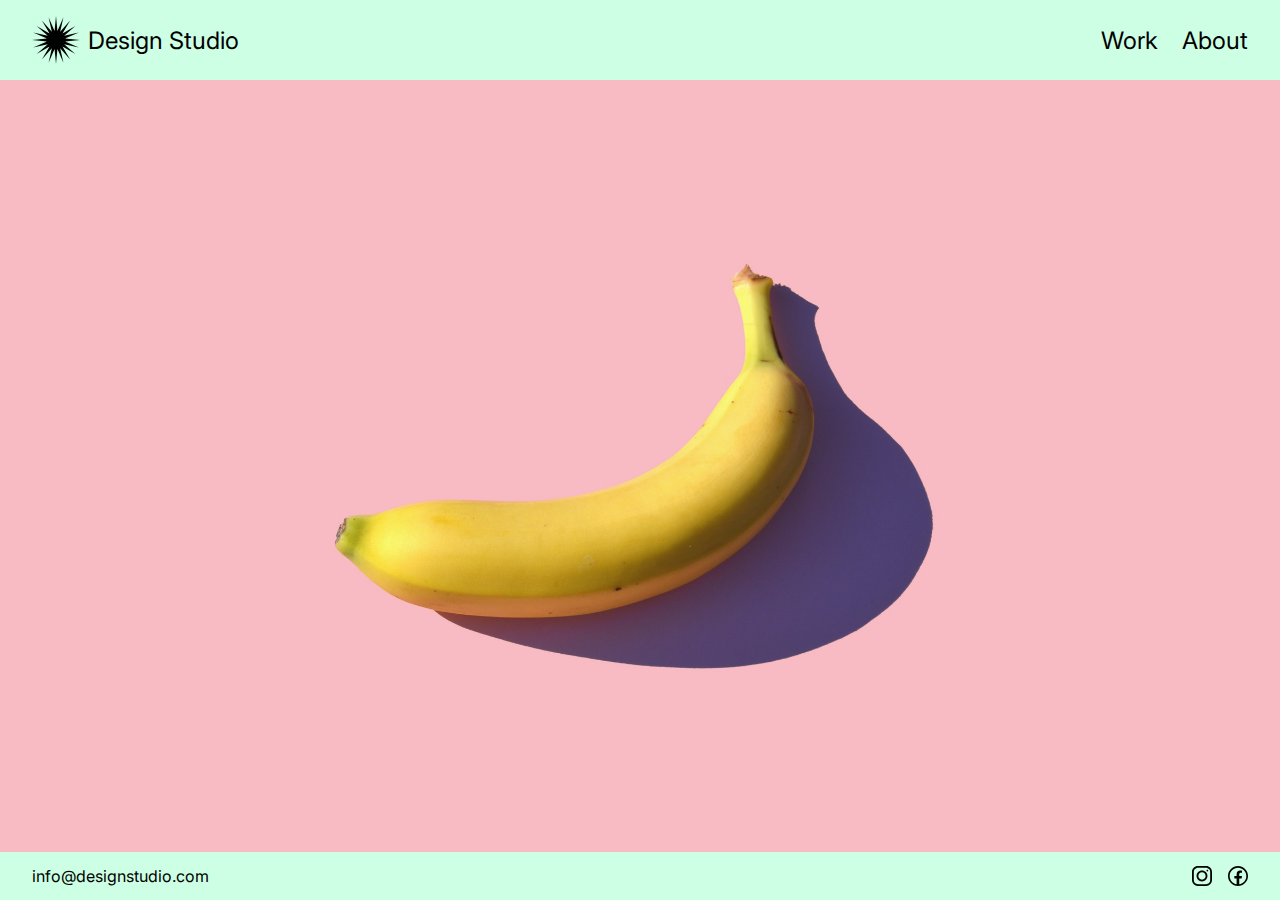
<file: index.html>
<!DOCTYPE html>
<html lang="en">
  <head>
    <link rel="preconnect" href="https://fonts.googleapis.com" />
    <link rel="preconnect" href="https://fonts.gstatic.com" crossorigin />
    <meta charset="UTF-8" />
    <meta name="viewport" content="width=device-width, initial-scale=1.0" />
    <title>Design Studio</title>
    <link
      href="https://fonts.googleapis.com/css2?family=Inter&display=swap"
      rel="stylesheet"
    />
    <link rel="stylesheet" href="css/styles.css" />
  </head>
  <body>
    <header>
      <div class="logo"><img src="img/star.svg" alt="star" />Design Studio</div>
      <nav>
        <ul>
          <li><a href="work.html">Work</a></li>
          <li><a href="about.html">About</a></li>
        </ul>
      </nav>
    </header>
    <main class="home"></main>
    <footer>
      <div>
        <a href="mailto:info@designstudio.com">info@designstudio.com</a>
      </div>
      <nav>
        <ul>
          <li>
            <a href="#" target="_blank">
              <img src="img/instagram.svg" alt="instagram" />
            </a>
          </li>
          <li>
            <a href="#" target="_blank">
              <img src="img/facebook.svg" alt="facebook" />
            </a>
          </li>
        </ul>
      </nav>
    </footer>
  </body>
</html>
</file>
<file: css/styles.css>
* {
  margin: 0;
  padding: 0;
  box-sizing: border-box;
  font-size: 100%;
  font-weight: 400;
}

:root {
  --primary-color: #000;
  --secondary-color: #ccffe3;
}

body {
  font-family: "Inter", sans-serif;
  font-optical-sizing: auto;
}

a {
  color: inherit;
  text-decoration: none;
}

/* ============ Grid ============ */
.container-fluid {
  padding-left: 2rem;
  padding-right: 2rem;
}

.row {
  --bs-gutter-x: 1rem;
}

/* ============ Header ============ */

header {
  position: fixed;
  width: 100%;
  top: 0;
  left: 0;
  display: flex;
  justify-content: space-between;
  align-items: center;
  background-color: var(--secondary-color);
  height: 5rem;
  padding: 0 2rem;
  font-size: 1.5rem;
}

header .logo {
  display: flex;
  align-items: center;
}

header .logo img {
  display: inline-block;
  margin-right: 0.5rem;
  width: 3rem;
  height: 3rem;
}

header nav ul {
  display: flex;
  list-style: none;
}

header nav ul li {
  margin-left: 1.5rem;
}

header nav ul li a {
  transition: border 0.1s;
}

header nav ul li a:hover {
  border-bottom: 2px solid var(--primary-color);
}

/* ============ Main ============ */
main {
  margin-top: 5rem;
  min-height: calc(100vh - 8rem);
}

main.home {
  background-image: url("../img/banana-mike-dorner.jpg");
  background-size: cover;
  background-position: center;
}

main.work {
  padding-top: 2rem;
}

main.about {
  padding: 2rem 0;
}

main.single {
  padding: 2rem 0;
}

/* ============ Work * Card ============ */

.work .card {
  margin-bottom: 2rem;
}

.work .card:hover .card-image {
  box-shadow: 0.3rem 0.3rem 0.3rem var(--secondary-color);
}

.work .card-image {
  width: 100%;
  padding-bottom: 60%;
  background-image: url("../img/lemon-mike-dorner.jpg");
  background-size: cover;
  background-position: center;
  margin-bottom: 1.5rem;
  transition: box-shadow 0.3s;
}

.work .card-title {
  font-size: 2.5rem;
  line-height: 1.3;
  margin-bottom: 0.5rem;
}

.work .card-text {
  font-size: 1.25rem;
  line-height: 1.4;
}

/* ============ About ============ */

.about section + section {
  border-top: 1px solid var(--primary-color);
  margin-top: 2rem;
  padding-top: 2rem;
}

.about-text,
.about-subtitle {
  font-size: 2.5rem;
}

.about-list {
  list-style: none;
  font-size: 1.25rem;
  line-height: 1.4;
}

.about-list + .about-list {
  margin-top: 1.25rem;
}

.about-form input {
  display: block;
  width: 100%;
  border: 1px solid var(--primary-color);
  height: 4rem;
  padding: 1rem;
  margin-bottom: 1rem;
  font-family: "Inter", sans-serif;
  font-size: 1.25rem;
  border-radius: 0.5rem;
}

.about-form textarea {
  width: 100%;
  border: 1px solid var(--primary-color);
  height: 12rem;
  padding: 1rem;
  font-family: "Inter", sans-serif;
  margin-bottom: 1rem;
  font-size: 1.25rem;
  border-radius: 0.5rem;
}

.about-form input[type="submit"] {
  background-color: transparent;
  border-radius: 4rem;
  margin-bottom: 0;
}

.about-map {
  height: 100%;
}

.about-map iframe {
  width: 100%;
  height: 100%;
  filter: grayscale(1);
}

/* ============ Single ============ */

.single-info {
  position: sticky;
  top: 7rem;
}

.single-title {
  font-size: 2.5rem;
  line-height: 1.3;
  margin-bottom: 0.5rem;
}

.single-tagline {
  font-size: 1.25rem;
  line-height: 1.4;
  margin-bottom: 2rem;
}

.single-images {
  list-style: none;
}

.single-image + .single-image {
  margin-top: 1rem;
}

.single-image img {
  width: 100%;
  height: auto;
  display: block;
}

/* ============ Footer ============ */
footer {
  display: flex;
  justify-content: space-between;
  align-items: center;
  padding: 0 2rem;
  height: 3rem;
  background-color: var(--secondary-color);
}

footer nav ul {
  display: flex;
  list-style: none;
}

footer nav ul li {
  margin-left: 1rem;
}

footer nav ul li img {
  display: block;
  width: 1.25rem;
  height: 1.25rem;
}
</file>
